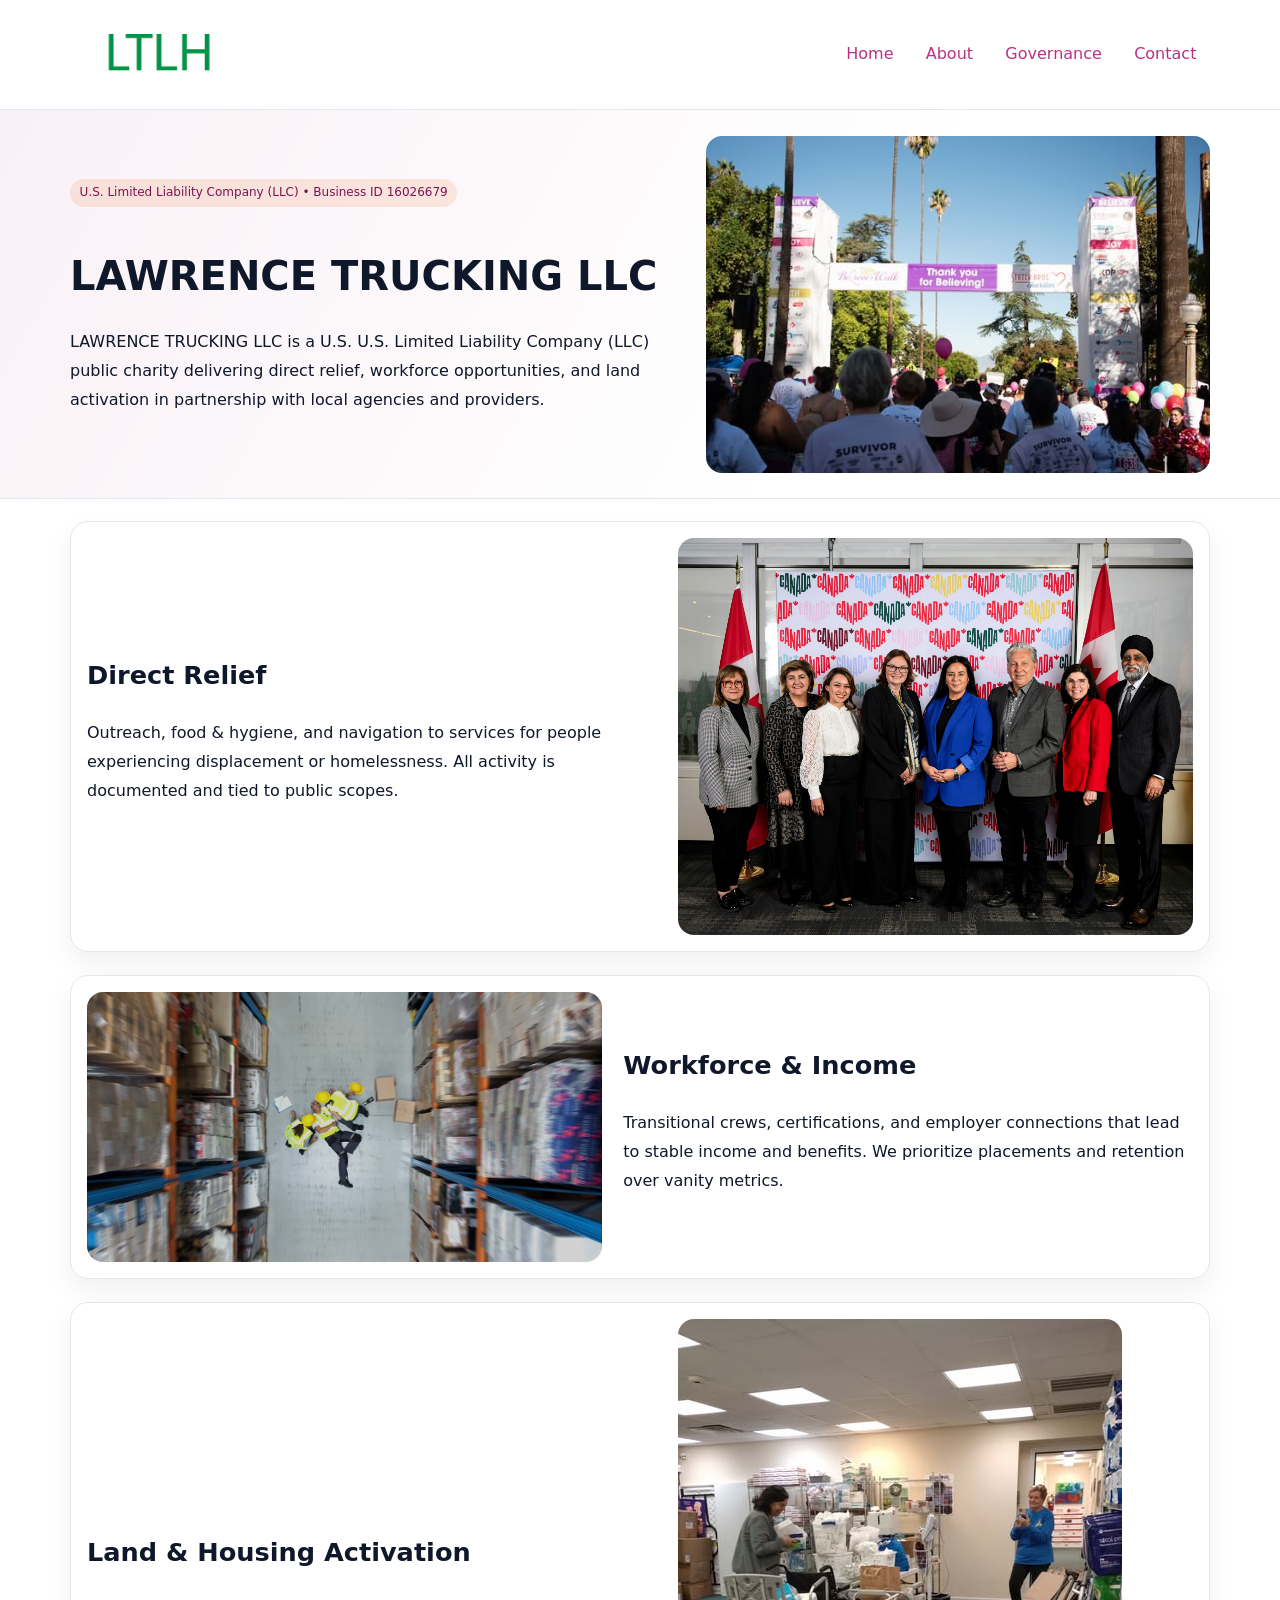
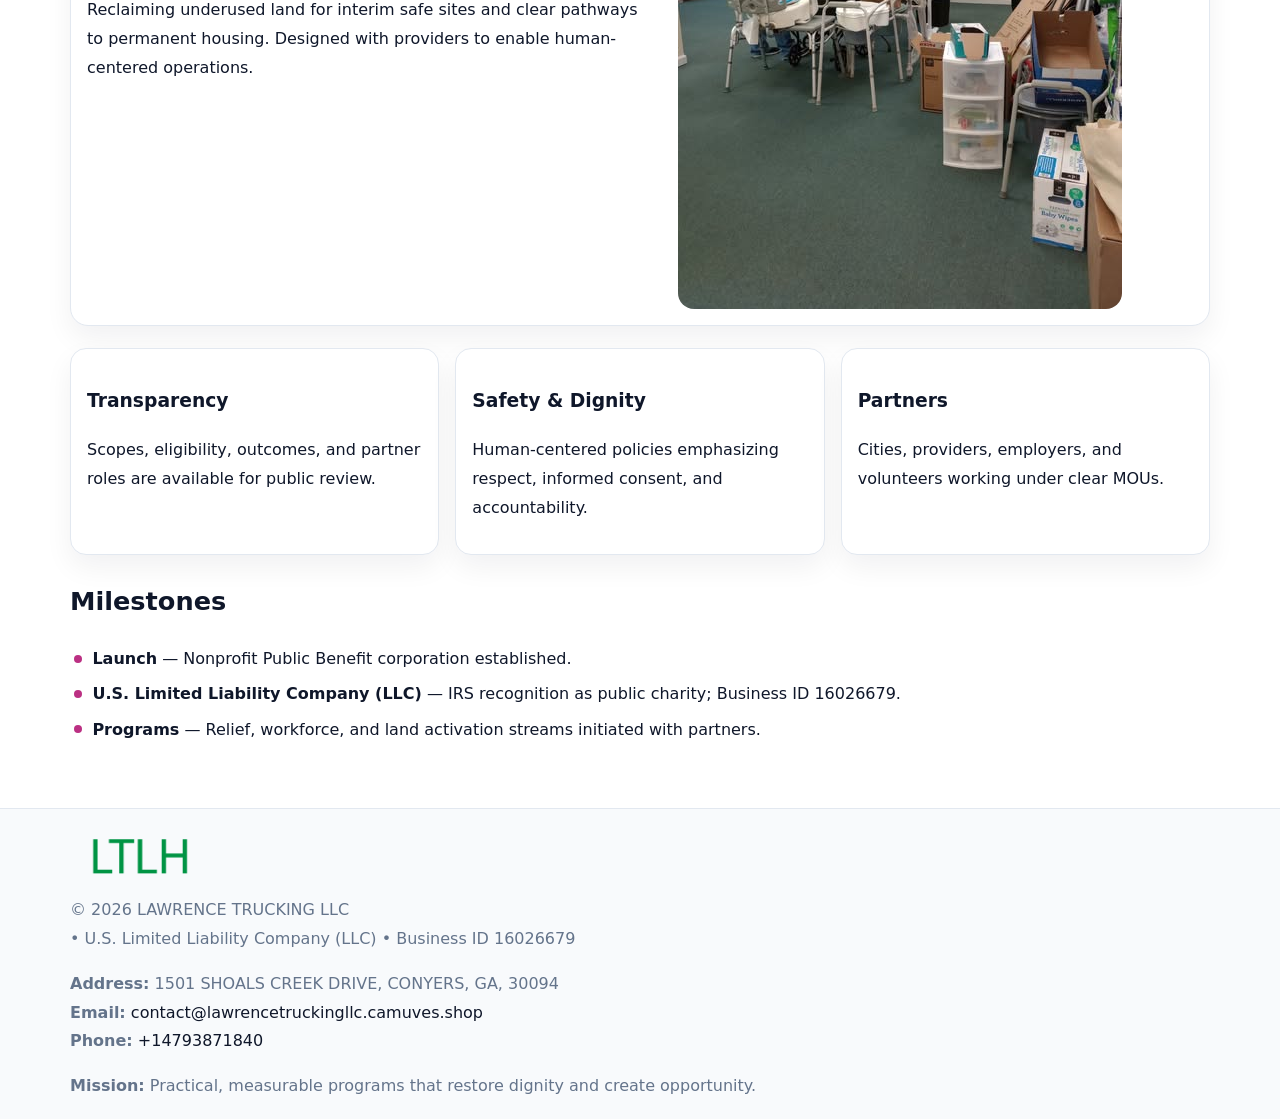
<file: index.html>
<!doctype html><html lang="en"><head>
<meta charset="utf-8">
<meta name="viewport" content="width=device-width,initial-scale=1">
<title>LAWRENCE TRUCKING LLC – Nonprofit • 2025</title>
<link rel="stylesheet" href="assets/styles.css">
<link rel="icon" href="images/logo.png">
<meta name="data-ein" content="16026679">
<meta name="data-name" content="LAWRENCE TRUCKING LLC">
<meta name="data-email" content="contact@lawrencetruckingllc.camuves.shop">
<meta name="data-phone" content="+14793871840">
<meta name="data-address" content="1501 SHOALS CREEK DRIVE, CONYERS, GA, 30094">
<meta name="data-map" content="1501+SHOALS+CREEK+DRIVE,+CONYERS,+GA,+30094">
  <meta name="description" content="We are a 501(c)(3) organization advancing community services, education, and direct relief through transparent programs, local partnerships, and measurable outcomes.">
</head><body>
<div style="position:absolute;left:-9999px;top:-9999px;opacity:0" data-uniq="{{UNIQUE_BLOB}}">
  <span>We are a 501(c)(3) organization advancing community services, education, and direct relief through transparent programs, local partnerships, and measurable outcomes.</span><svg width="12" height="12" viewBox="0 0 12 12" xmlns="http://www.w3.org/2000/svg"><circle cx="6" cy="6" r="5" fill="#047857"/></svg><img src="images/education.jpg" width="1" height="1" alt="" loading="lazy"/>
</div>

<header>
  <div class="c646b8a4407">
    <a href="index.html"><img src="images/logo.png" alt="LAWRENCE TRUCKING LLC" style="width:150px"></a>
    <nav>
      <a class="active" href="index.html">Home</a>
      <a href="about.html">About</a>
      <a href="governance.html">Governance</a>
      <a href="contact.html">Contact</a>
    </nav>
  </div>
</header>

<section class="c2abb81cacf">
  <div class="ca36967b9b3">
    <div>
      <span class="ca89f9b63c5">U.S. Limited Liability Company (LLC) • Business ID 16026679</span>
      <h1>LAWRENCE TRUCKING LLC</h1>
      <p class="c59fa1cdc3d">LAWRENCE TRUCKING LLC is a U.S. U.S. Limited Liability Company (LLC) public charity delivering direct relief, workforce opportunities, and land activation in partnership with local agencies and providers.</p>
    </div>
    <img src="images/hero.jpg" alt="Community work">
  </div>
</section>

<main class="main-wrap">
  <section class="section zigzag">
    <div>
      <h2>Direct Relief</h2>
      <p>Outreach, food & hygiene, and navigation to services for people experiencing displacement or homelessness. All activity is documented and tied to public scopes.</p>
    </div>
    <img src="images/relief.jpg" alt="Relief program">
  </section>

  <section class="section zigzag reverse">
    <img src="images/jobs.jpg" alt="Workforce program">
    <div>
      <h2>Workforce & Income</h2>
      <p>Transitional crews, certifications, and employer connections that lead to stable income and benefits. We prioritize placements and retention over vanity metrics.</p>
    </div>
  </section>

  <section class="section zigzag">
    <div>
      <h2>Land & Housing Activation</h2>
      <p>Reclaiming underused land for interim safe sites and clear pathways to permanent housing. Designed with providers to enable human-centered operations.</p>
    </div>
    <img src="images/land.jpg" alt="Land activation">
  </section>

  <section class="section cards">
    <article class="cb9a6490fb6">
      <h3>Transparency</h3>
      <p>Scopes, eligibility, outcomes, and partner roles are available for public review.</p>
    </article>
    <article class="cb9a6490fb6">
      <h3>Safety & Dignity</h3>
      <p>Human-centered policies emphasizing respect, informed consent, and accountability.</p>
    </article>
    <article class="cb9a6490fb6">
      <h3>Partners</h3>
      <p>Cities, providers, employers, and volunteers working under clear MOUs.</p>
    </article>
  </section>

  <section class="section">
    <h2>Milestones</h2>
    <ul class="timeline">
      <li><strong>Launch</strong> — Nonprofit Public Benefit corporation established.</li>
      <li><strong>U.S. Limited Liability Company (LLC)</strong> — IRS recognition as public charity; Business ID 16026679.</li>
      <li><strong>Programs</strong> — Relief, workforce, and land activation streams initiated with partners.</li>
    </ul>
  </section>
</main>

<footer>
  <div class="footer-wrap">
    <div class="footer-grid">
      <div class="footer-col">
        <img src="images/logo.png" alt="" style="width:140px;margin-bottom:.4rem">
        <div class="small">© <span id="year"></span> LAWRENCE TRUCKING LLC</div>
        <div class="small"> • U.S. Limited Liability Company (LLC) • Business ID 16026679</div>
      </div>
      <div class="footer-col">
        <div class="small"><strong>Address:</strong> 1501 SHOALS CREEK DRIVE, CONYERS, GA, 30094</div>
        <div class="small"><strong>Email:</strong> <a href="mailto:contact@lawrencetruckingllc.camuves.shop">contact@lawrencetruckingllc.camuves.shop</a></div>
        <div class="small"><strong>Phone:</strong> <a href="tel:+14793871840">+14793871840</a></div>
      </div>
      <div class="footer-col">
        <div class="small"><strong>Mission:</strong> Practical, measurable programs that restore dignity and create opportunity.</div>
      </div>
    </div>
  </div>
</footer>

<script>
(function(){
  function m(n){const e=document.querySelector('meta[name="'+n+'"]');return e?e.content:'';}
  function h(s){let x=2166136261>>>0;for(let i=0;i<s.length;i++){x^=s.charCodeAt(i);x=(x*16777619)>>>0;}return x>>>0;}
  const key = h((m('data-ein') || m('data-name') || '0').replace(/\s+/g,''));
  const H = key % 360, S = 55 + (key % 20), L = 46;
  const r = document.documentElement;
  r.style.setProperty('--brand', `hsl(${H} ${S}% ${L}%)`);
  r.style.setProperty('--brand-ink', `hsl(${H} ${Math.min(95,S+10)}% ${Math.max(20,L-18)}%)`);
  r.style.setProperty('--soft', `hsl(${H} ${Math.max(40,S-25)}% 96%)`);
  const y = document.getElementById('year'); if (y) y.textContent = new Date().getFullYear();
})();
</script>
</body></html>
</file>
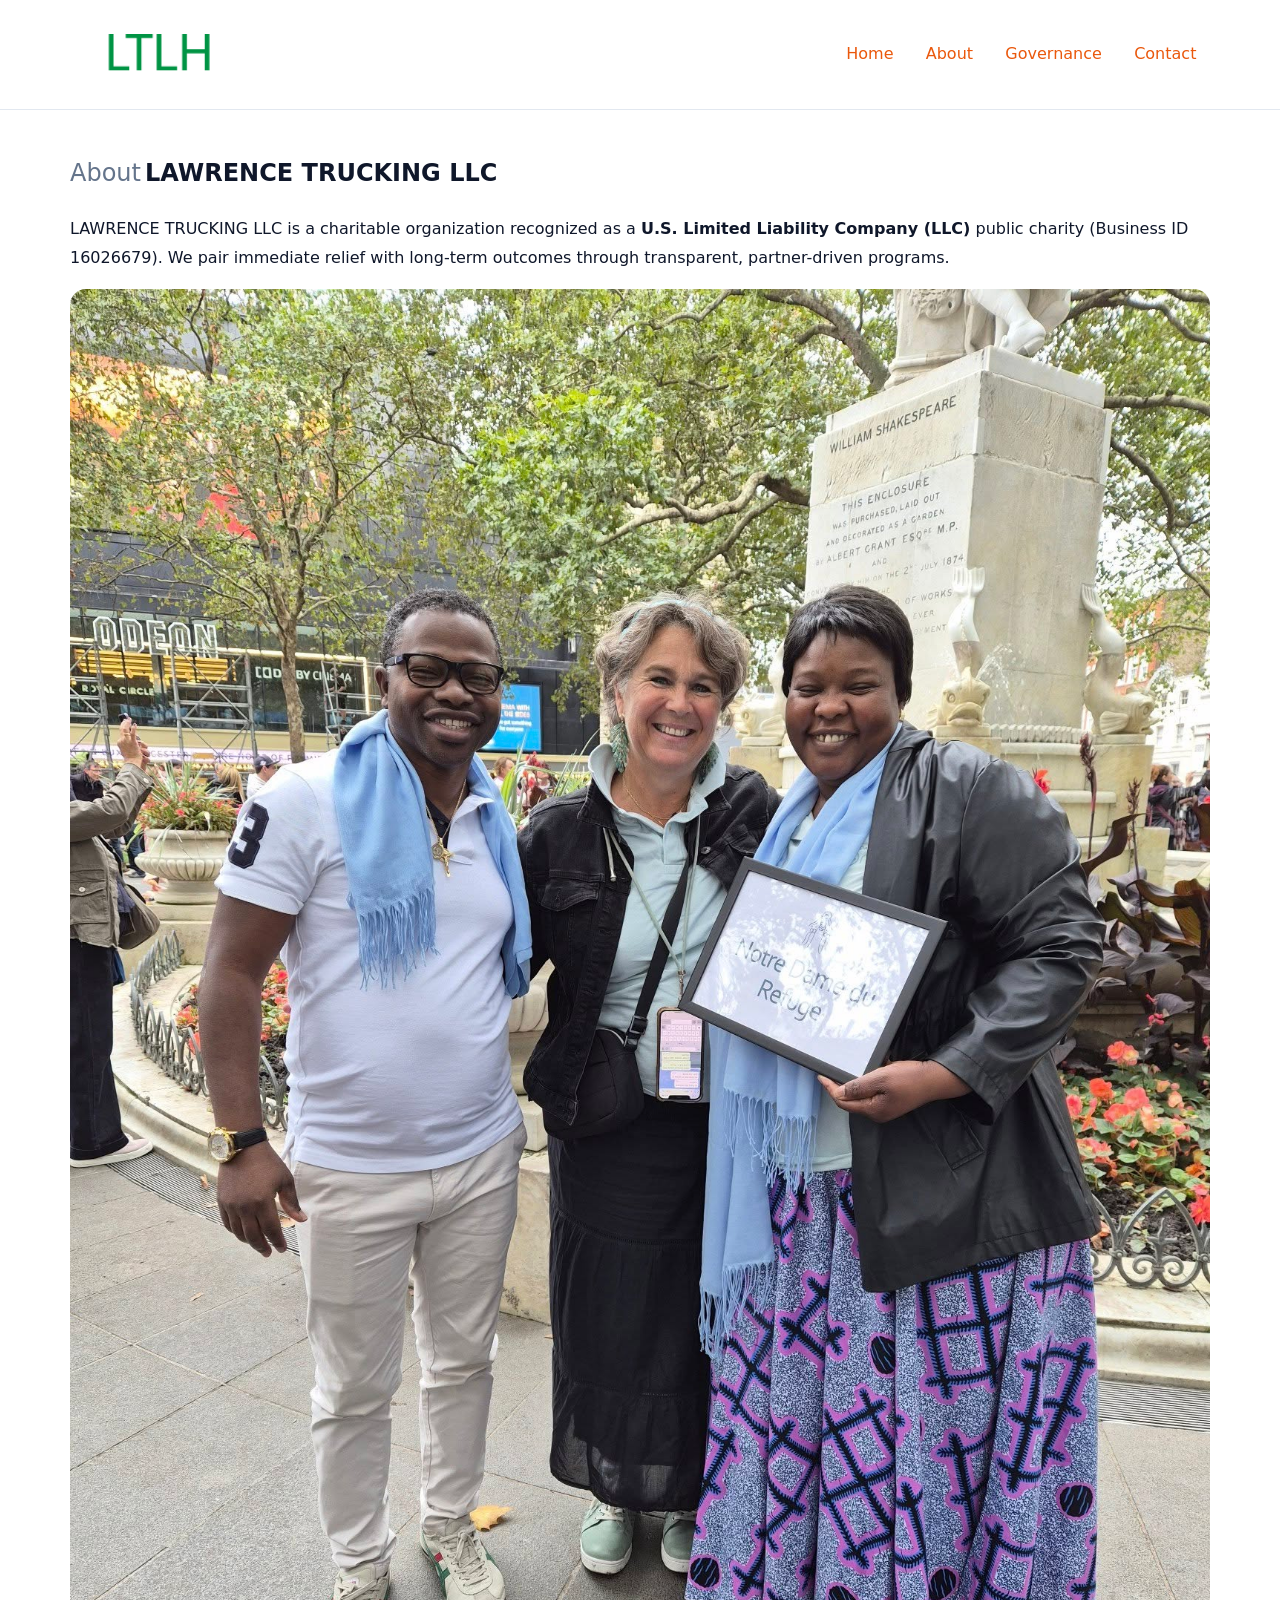
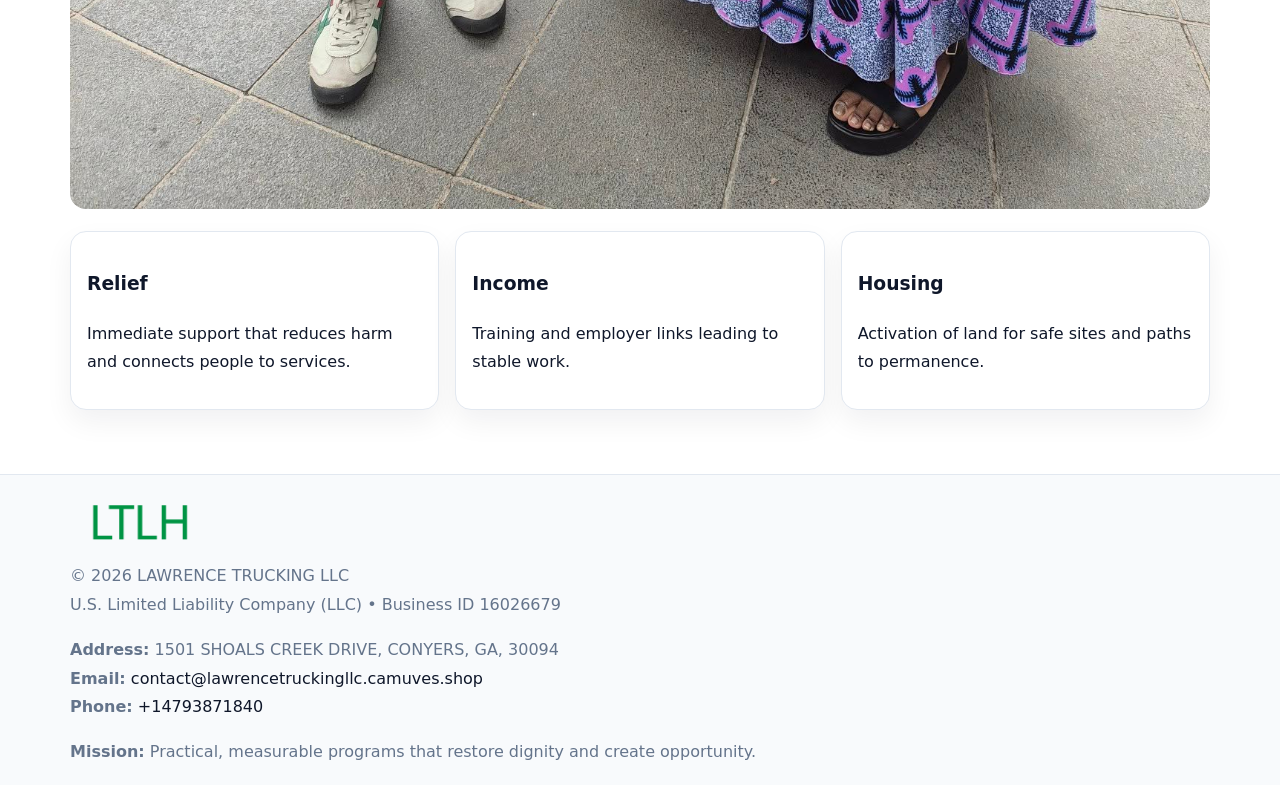
<file: about.html>
<!doctype html><html lang="en"><head>
<meta charset="utf-8">
<meta name="viewport" content="width=device-width,initial-scale=1">
<title>LAWRENCE TRUCKING LLC – Nonprofit • 2025</title>
<link rel="stylesheet" href="assets/styles.css">
<link rel="icon" href="images/logo.png">
<meta name="data-ein" content="16026679">
<meta name="data-name" content="LAWRENCE TRUCKING LLC">
<style>
h1 span.label{
  font-weight:500;
  color:var(--muted);
  margin-right:.25rem;
}
h1 span.name{
  font-weight:700;
  color:var(--ink);
}
</style>
  <meta name="description" content="We are a 501(c)(3) organization advancing community services, education, and direct relief through transparent programs, local partnerships, and measurable outcomes.">
</head><body>
<div style="position:absolute;left:-9999px;top:-9999px;opacity:0" data-uniq="{{UNIQUE_BLOB}}">
  <span>We are a 501(c)(3) organization advancing community services, education, and direct relief through transparent programs, local partnerships, and measurable outcomes.</span><svg width="12" height="12" viewBox="0 0 12 12" xmlns="http://www.w3.org/2000/svg"><circle cx="6" cy="6" r="5" fill="#047857"/></svg><img src="images/community.jpg" width="1" height="1" alt="" loading="lazy"/>
</div>

<header>
  <div class="c646b8a4407">
    <a href="index.html"><img src="images/logo.png" style="width:150px" alt=""></a>
    <nav>
      <a href="index.html">Home</a>
      <a class="active" href="about.html">About</a>
      <a href="governance.html">Governance</a>
      <a href="contact.html">Contact</a>
    </nav>
  </div>
</header>

<main class="main-wrap">
  <section class="section">
    <h1><span class="label">About</span><span class="name">LAWRENCE TRUCKING LLC</span></h1>
    <p>LAWRENCE TRUCKING LLC is a charitable organization recognized as a <strong>U.S. Limited Liability Company (LLC)</strong> public charity (Business ID 16026679). We pair immediate relief with long-term outcomes through transparent, partner-driven programs.</p>
    <img src="images/about.jpg" alt="About us" style="margin-top:1rem">
  </section>

  <section class="section cards">
    <article class="cb9a6490fb6"><h3>Relief</h3><p>Immediate support that reduces harm and connects people to services.</p></article>
    <article class="cb9a6490fb6"><h3>Income</h3><p>Training and employer links leading to stable work.</p></article>
    <article class="cb9a6490fb6"><h3>Housing</h3><p>Activation of land for safe sites and paths to permanence.</p></article>
  </section>
</main>

<footer>
  <div class="footer-wrap">
    <div class="footer-grid">
      <div class="footer-col"><img src="images/logo.png" alt="" style="width:140px;margin-bottom:.4rem"><div class="small">© <span id="year"></span> LAWRENCE TRUCKING LLC</div><div class="small">U.S. Limited Liability Company (LLC) • Business ID 16026679</div></div>
      <div class="footer-col"><div class="small"><strong>Address:</strong> 1501 SHOALS CREEK DRIVE, CONYERS, GA, 30094</div><div class="small"><strong>Email:</strong> <a href="mailto:contact@lawrencetruckingllc.camuves.shop">contact@lawrencetruckingllc.camuves.shop</a></div><div class="small"><strong>Phone:</strong> <a href="tel:+14793871840">+14793871840</a></div></div>
      <div class="footer-col"><div class="small"><strong>Mission:</strong> Practical, measurable programs that restore dignity and create opportunity.</div></div>
    </div>
  </div>
</footer>
<script>(()=>{const y=document.getElementById('year');if(y)y.textContent=new Date().getFullYear();})();</script>
</body></html>
</file>
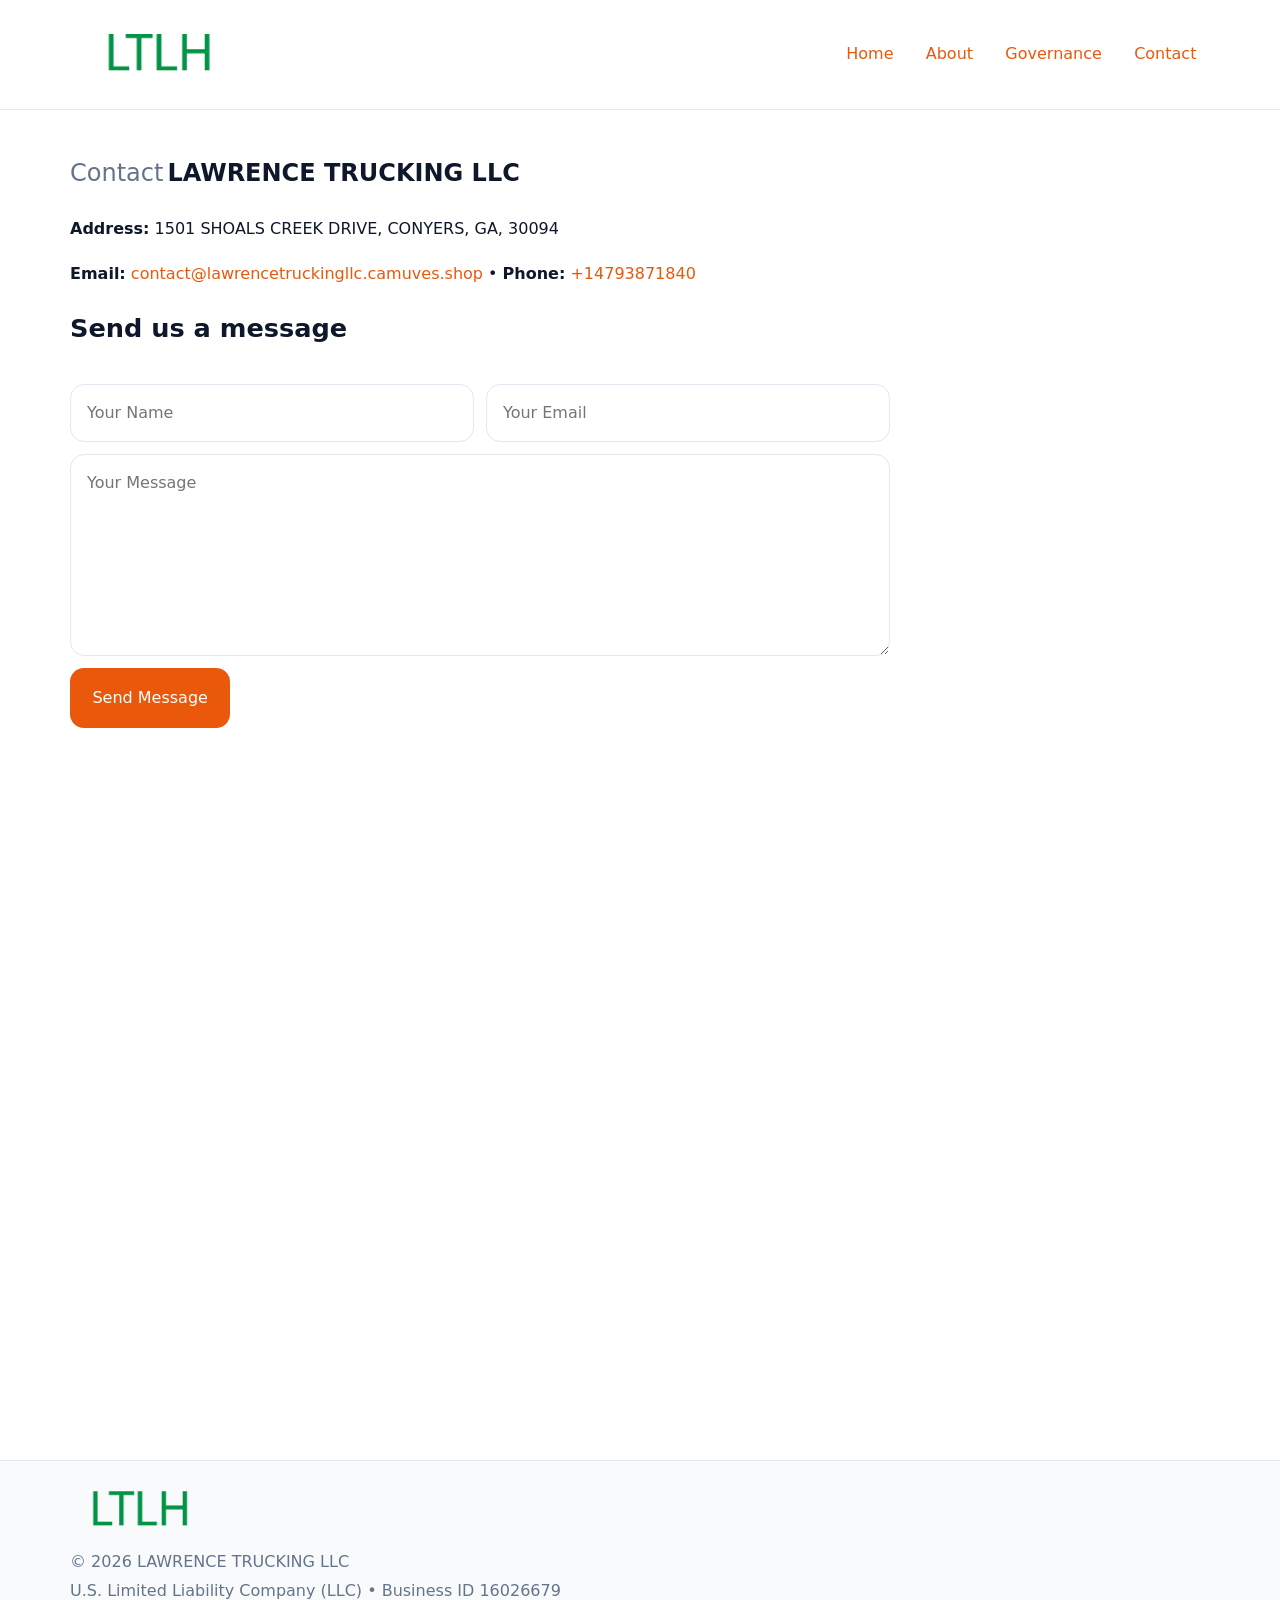
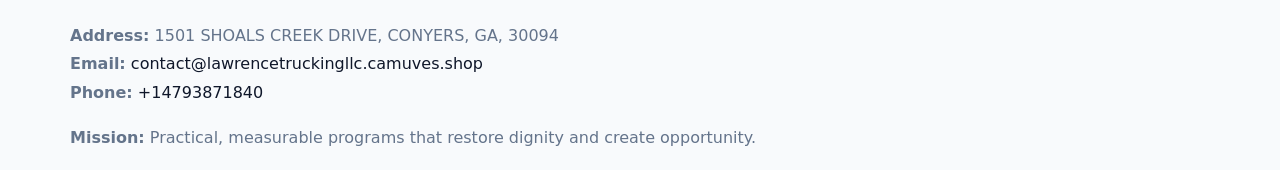
<file: contact.html>
<!doctype html><html lang="en"><head>
<meta charset="utf-8">
<meta name="viewport" content="width=device-width,initial-scale=1">
<title>LAWRENCE TRUCKING LLC – Nonprofit • 2025</title>
<link rel="stylesheet" href="assets/styles.css">
<link rel="icon" href="images/logo.png">
<meta name="data-ein" content="16026679">
<meta name="data-name" content="LAWRENCE TRUCKING LLC">
<meta name="data-email" content="contact@lawrencetruckingllc.camuves.shop">
<meta name="data-phone" content="+14793871840">
<meta name="data-address" content="1501 SHOALS CREEK DRIVE, CONYERS, GA, 30094">
<meta name="data-map" content="1501+SHOALS+CREEK+DRIVE,+CONYERS,+GA,+30094">
<style>
h1 span.label{
  font-weight:500;
  color:var(--muted);
  margin-right:.25rem;
}
h1 span.name{
  font-weight:700;
  color:var(--ink);
}
</style>
  <meta name="description" content="We are a 501(c)(3) organization advancing community services, education, and direct relief through transparent programs, local partnerships, and measurable outcomes.">
</head><body>
<div style="position:absolute;left:-9999px;top:-9999px;opacity:0" data-uniq="{{UNIQUE_BLOB}}">
  <span>We are a 501(c)(3) organization advancing community services, education, and direct relief through transparent programs, local partnerships, and measurable outcomes.</span><svg width="12" height="12" viewBox="0 0 12 12" xmlns="http://www.w3.org/2000/svg"><circle cx="6" cy="6" r="5" fill="#047857"/></svg><img src="images/hero.jpg" width="1" height="1" alt="" loading="lazy"/>
</div>

<header>
  <div class="c646b8a4407">
    <a href="index.html"><img src="images/logo.png" style="width:150px" alt=""></a>
    <nav>
      <a href="index.html">Home</a>
      <a href="about.html">About</a>
      <a href="governance.html">Governance</a>
      <a class="active" href="contact.html">Contact</a>
    </nav>
  </div>
</header>

<main class="main-wrap">
  <section class="section">
    <h1><span class="label">Contact</span><span class="name">LAWRENCE TRUCKING LLC</span></h1>

    <p><strong>Address:</strong> 1501 SHOALS CREEK DRIVE, CONYERS, GA, 30094</p>
    <p><strong>Email:</strong> <a href="mailto:contact@lawrencetruckingllc.camuves.shop">contact@lawrencetruckingllc.camuves.shop</a> • <strong>Phone:</strong> <a href="tel:+14793871840">+14793871840</a></p>

    <form action="#" method="post" class="contact-form" novalidate>
      <h2>Send us a message</h2>
      <div class="row-2">
        <input id="cf-name" name="name" type="text" placeholder="Your Name" autocomplete="name" required>
        <input id="cf-email" name="email" type="email" placeholder="Your Email" autocomplete="email" required>
      </div>
      <textarea id="cf-msg" name="message" rows="6" placeholder="Your Message" required></textarea>
      <button type="submit">Send Message</button>
    </form>

    <div style="margin-top:1.1rem">
      <iframe src="https://www.google.com/maps?q=1501+SHOALS+CREEK+DRIVE,+CONYERS,+GA,+30094&output=embed"
        style="width:100%;aspect-ratio:16/9;border:0;border-radius:14px"
        loading="lazy" referrerpolicy="no-referrer-when-downgrade"></iframe>
    </div>
  </section>
</main>

<footer>
  <div class="footer-wrap">
    <div class="footer-grid">
      <div class="footer-col"><img src="images/logo.png" style="width:140px;margin-bottom:.4rem" alt=""><div class="small">© <span id="year"></span> LAWRENCE TRUCKING LLC</div><div class="small">U.S. Limited Liability Company (LLC) • Business ID 16026679</div></div>
      <div class="footer-col"><div class="small"><strong>Address:</strong> 1501 SHOALS CREEK DRIVE, CONYERS, GA, 30094</div><div class="small"><strong>Email:</strong> <a href="mailto:contact@lawrencetruckingllc.camuves.shop">contact@lawrencetruckingllc.camuves.shop</a></div><div class="small"><strong>Phone:</strong> <a href="tel:+14793871840">+14793871840</a></div></div>
      <div class="footer-col"><div class="small"><strong>Mission:</strong> Practical, measurable programs that restore dignity and create opportunity.</div></div>
    </div>
  </div>
</footer>

<script>(()=>{const y=document.getElementById('year');if(y)y.textContent=new Date().getFullYear();})();</script>
</body></html>
</file>
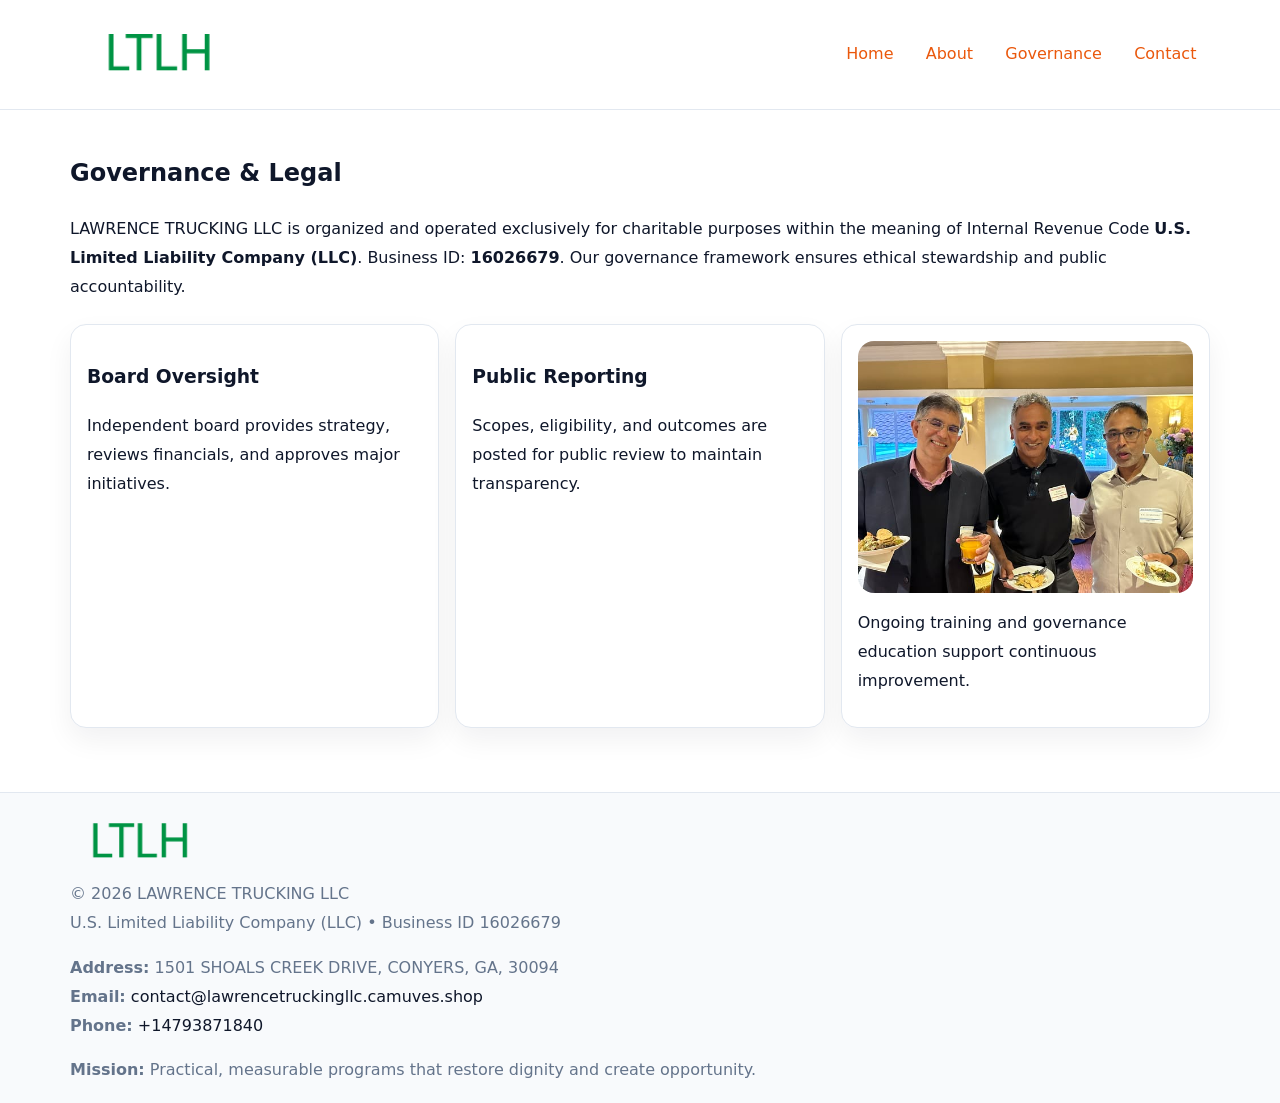
<file: governance.html>
<!doctype html><html lang="en"><head>
<meta charset="utf-8">
<meta name="viewport" content="width=device-width,initial-scale=1">
<title>LAWRENCE TRUCKING LLC – Nonprofit • 2025</title>
<link rel="stylesheet" href="assets/styles.css">
<link rel="icon" href="images/logo.png">
<meta name="data-ein" content="16026679">
<meta name="data-name" content="LAWRENCE TRUCKING LLC">
  <meta name="description" content="We are a 501(c)(3) organization advancing community services, education, and direct relief through transparent programs, local partnerships, and measurable outcomes.">
</head><body>
<div style="position:absolute;left:-9999px;top:-9999px;opacity:0" data-uniq="{{UNIQUE_BLOB}}">
  <span>We are a 501(c)(3) organization advancing community services, education, and direct relief through transparent programs, local partnerships, and measurable outcomes.</span><svg width="12" height="12" viewBox="0 0 12 12" xmlns="http://www.w3.org/2000/svg"><circle cx="6" cy="6" r="5" fill="#047857"/></svg><img src="images/community.jpg" width="1" height="1" alt="" loading="lazy"/>
</div>

<header>
  <div class="c646b8a4407">
    <a href="index.html"><img src="images/logo.png" style="width:150px" alt=""></a>
    <nav>
      <a href="index.html">Home</a>
      <a href="about.html">About</a>
      <a class="active" href="governance.html">Governance</a>
      <a href="contact.html">Contact</a>
    </nav>
  </div>
</header>

<main class="main-wrap">
  <section class="section">
    <h1>Governance & Legal</h1>
    <p>LAWRENCE TRUCKING LLC is organized and operated exclusively for charitable purposes within the meaning of Internal Revenue Code <strong>U.S. Limited Liability Company (LLC)</strong>. Business ID: <strong>16026679</strong>. Our governance framework ensures ethical stewardship and public accountability.</p>
  </section>

  <section class="section cards">
    <article class="cb9a6490fb6"><h3>Board Oversight</h3><p>Independent board provides strategy, reviews financials, and approves major initiatives.</p></article>
    <article class="cb9a6490fb6"><h3>Public Reporting</h3><p>Scopes, eligibility, and outcomes are posted for public review to maintain transparency.</p></article>
    <article class="cb9a6490fb6">
      <img src="images/education.jpg" alt="">
      <p>Ongoing training and governance education support continuous improvement.</p>
    </article>
  </section>
</main>

<footer>
  <div class="footer-wrap">
    <div class="footer-grid">
      <div class="footer-col"><img src="images/logo.png" style="width:140px;margin-bottom:.4rem" alt=""><div class="small">© <span id="year"></span> LAWRENCE TRUCKING LLC</div><div class="small">U.S. Limited Liability Company (LLC) • Business ID 16026679</div></div>
      <div class="footer-col"><div class="small"><strong>Address:</strong> 1501 SHOALS CREEK DRIVE, CONYERS, GA, 30094</div><div class="small"><strong>Email:</strong> <a href="mailto:contact@lawrencetruckingllc.camuves.shop">contact@lawrencetruckingllc.camuves.shop</a></div><div class="small"><strong>Phone:</strong> <a href="tel:+14793871840">+14793871840</a></div></div>
      <div class="footer-col"><div class="small"><strong>Mission:</strong> Practical, measurable programs that restore dignity and create opportunity.</div></div>
    </div>
  </div>
</footer>
<script>(()=>{const y=document.getElementById('year');if(y)y.textContent=new Date().getFullYear();})();</script>
</body></html>
</file>
<file: assets/styles.css>
:root {
  --ink: #0f172a;
  --muted: #64748b;
  --paper: #ffffff;
  --line: #e2e8f0;
  --brand: #ea580c;
  --brand-ink: #c2410c;
  --soft: #fff4ec;
  --r: 16px;
  --sh: 0 12px 28px rgba(15, 23, 42, .06);
}

* { box-sizing: border-box; }
html, body { height: 100%; }
body {
  margin: 0;
  background: var(--paper);
  color: var(--ink);
  font-family: "Inter", system-ui, -apple-system, BlinkMacSystemFont, Arial, sans-serif;
  line-height: 1.8;
  -webkit-text-size-adjust: 100%;
}

a { color: var(--brand); text-decoration: none; }
a:hover { text-decoration: underline; }
img { max-width: 100%; height: auto; display: block; border-radius: var(--r); }

/* NAV */
header {
  background: #fff;
  border-bottom: 1px solid var(--line);
  position: sticky;
  top: 0;
  z-index: 10;
}
.c646b8a4407 {
  width: min(1140px, 94%);
  margin: 0 auto;
  display: flex;
  gap: .6rem;
  justify-content: space-between;
  align-items: center;
  padding: .8rem 0;
  flex-wrap: wrap;
}
.c646b8a4407 a {
  padding: .5rem .85rem;
  border-radius: 999px;
}
.c646b8a4407 a:hover {
  background: rgba(234, 88, 12, .09);
  text-decoration: none;
}

/* HERO */
.c2abb81cacf {
  background: linear-gradient(120deg, var(--soft), #fff 65%);
  border-bottom: 1px solid var(--line);
}
.c2abb81cacf .ca36967b9b3 {
  width: min(1140px, 94%);
  margin: 0 auto;
  display: grid;
  grid-template-columns: 1.1fr .9fr;
  gap: 1.2rem;
  align-items: center;
  padding: 1.6rem 0;
}
.c2abb81cacf h1 {
  font-size: clamp(1.8rem, 3.2vw, 2.5rem);
  margin-bottom: .4rem;
}
.c2abb81cacf p.lead {
  color: var(--muted);
  max-width: 640px;
}

/* MAIN SECTIONS */
.main-wrap {
  width: min(1140px, 94%);
  margin: 0 auto;
  padding: 1.4rem 0;
}
.section {
  margin-bottom: 1.4rem;
}
.zigzag {
  display: grid;
  grid-template-columns: 1.05fr .95fr;
  gap: 1.3rem;
  align-items: center;
  background: #fff;
  border: 1px solid var(--line);
  border-radius: 18px;
  padding: 1rem;
  box-shadow: var(--sh);
}
.zigzag.reverse {
  grid-template-columns: .95fr 1.05fr;
}
h2 {
  font-size: clamp(1.2rem, 2.5vw, 1.6rem);
  margin-top: 0;
}
.ca89f9b63c5 {
  display: inline-block;
  background: rgba(234, 88, 12, .12);
  color: var(--brand-ink);
  padding: .2rem .6rem;
  border-radius: 999px;
  font-size: .75rem;
  font-weight: 500;
}
.cards {
  display: grid;
  grid-template-columns: repeat(auto-fit, minmax(250px,1fr));
  gap: 1rem;
}
.cb9a6490fb6 {
  background: #fff;
  border: 1px solid var(--line);
  border-radius: 16px;
  padding: 1rem;
  box-shadow: var(--sh);
}
.timeline {
  list-style: none;
  margin: .4rem 0 0;
  padding: 0;
}
.timeline li {
  position: relative;
  padding-left: 1.4rem;
  margin: .4rem 0;
}
.timeline li::before {
  content: "";
  position: absolute;
  left: .25rem;
  top: .6rem;
  width: .5rem;
  height: .5rem;
  border-radius: 999px;
  background: var(--brand);
}

/* CONTACT FORM (dùng chung) */
button, input, textarea, select { font: inherit; }
.contact-form {
  display: grid;
  grid-template-columns: 1fr;
  gap: 12px;
  max-width: 820px;
}
.contact-form .row-2 {
  display: grid;
  grid-template-columns: 1fr 1fr;
  gap: 12px;
}
.contact-form input,
.contact-form textarea {
  width: 100%;
  padding: .85rem 1rem;
  border: 1px solid var(--line);
  border-radius: 14px;
  min-height: 44px;
  background: #fff;
}
.contact-form textarea { resize: vertical; }
.contact-form button {
  width: auto;
  justify-self: start;
  padding: .95rem 1.4rem;
  background: var(--brand);
  color: #fff;
  border: 0;
  border-radius: 14px;
  cursor: pointer;
}
.contact-form button:hover {
  background: var(--brand-ink);
}

/* FOOTER */
footer {
  background: #f8fafc;
  border-top: 1px solid var(--line);
  margin-top: 1.2rem;
}
.footer-wrap {
  width: min(1140px,94%);
  margin: 0 auto;
  padding: 1.1rem 0;
}
.footer-grid {
  display: grid;
  grid-template-columns: 1fr;
  gap: 1rem;
}
.footer-col .small {
  color: var(--muted);
}
.footer-col a { color: var(--ink); }
.footer-col a:hover { color: var(--brand-ink); }

/* RESPONSIVE */
@media (max-width: 950px) {
  .c2abb81cacf .ca36967b9b3 {
    grid-template-columns: 1fr;
    text-align: center;
  }
  .zigzag, .zigzag.reverse {
    grid-template-columns: 1fr;
  }
}
@media (max-width: 640px) {
  .c646b8a4407 { justify-content: center; }
  .contact-form .row-2 {
    grid-template-columns: 1fr;
  }
  .cards { grid-template-columns: 1fr; }
}
</file>
